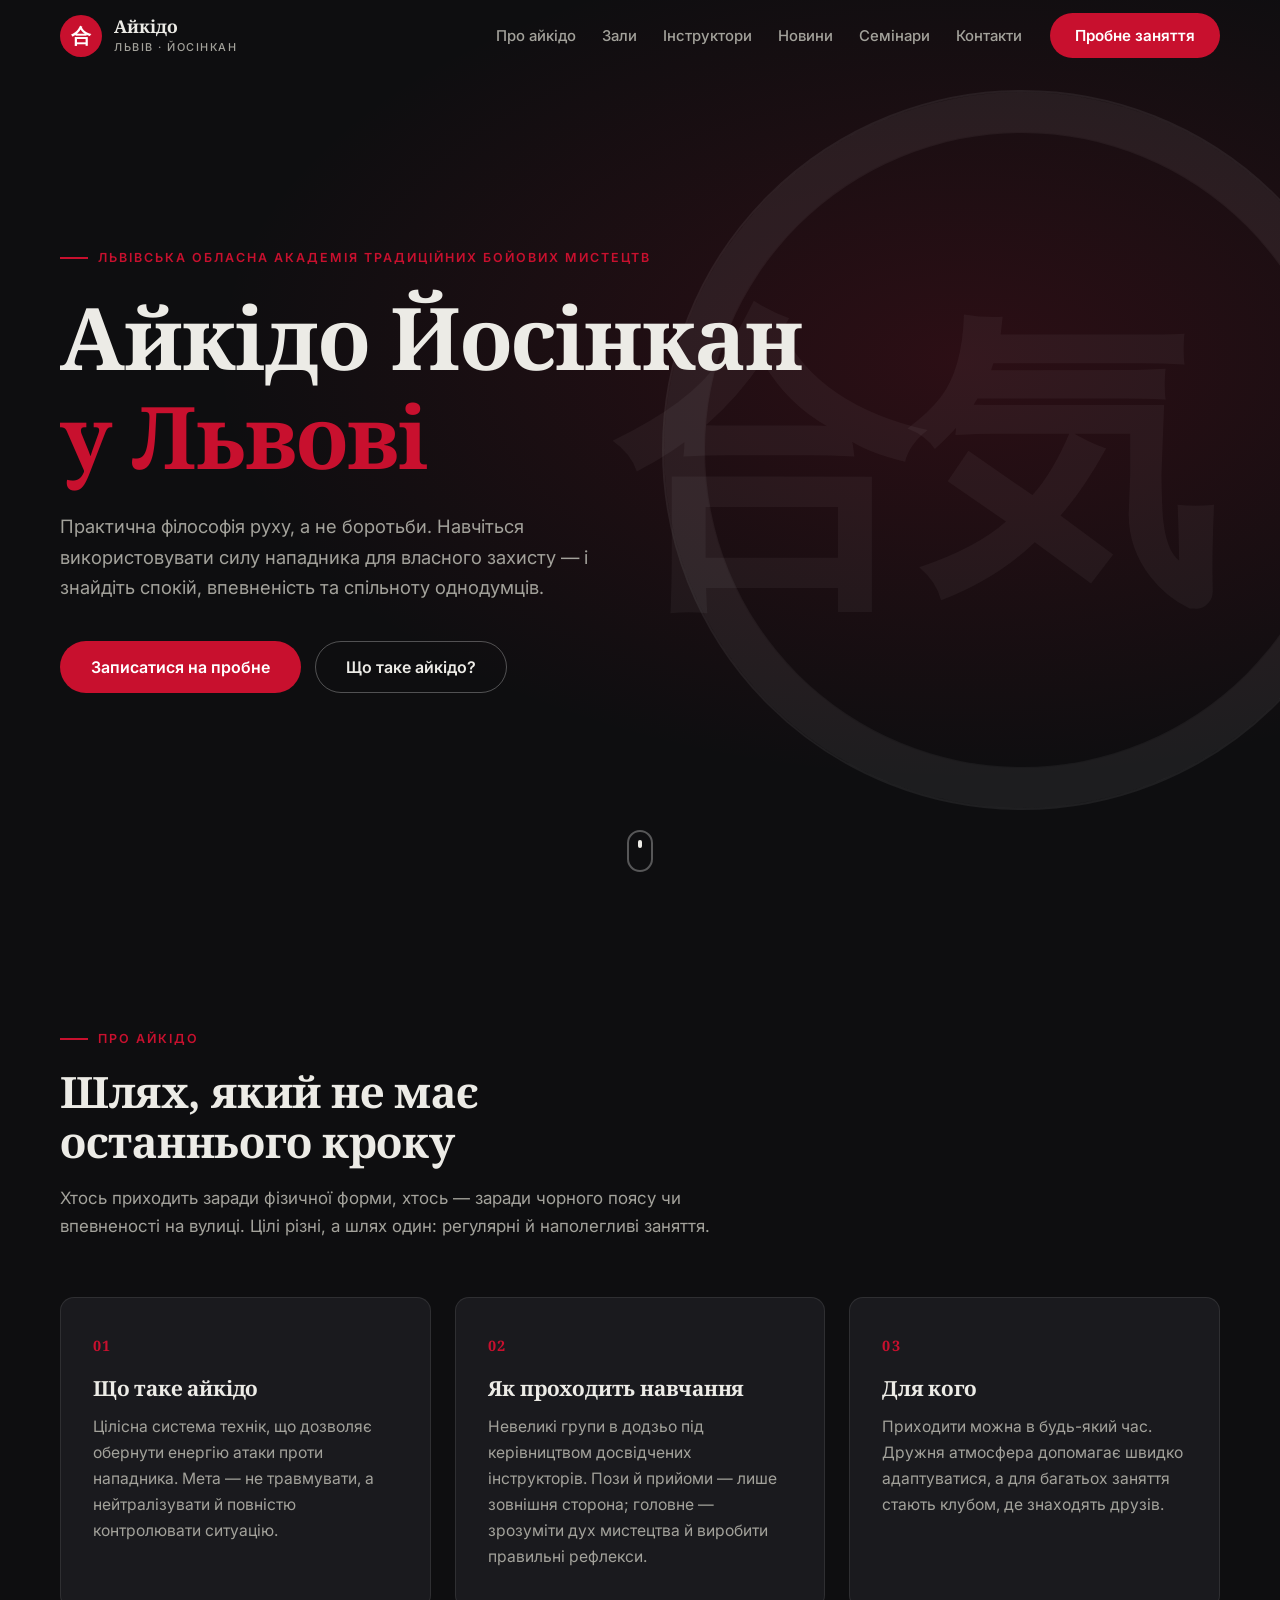
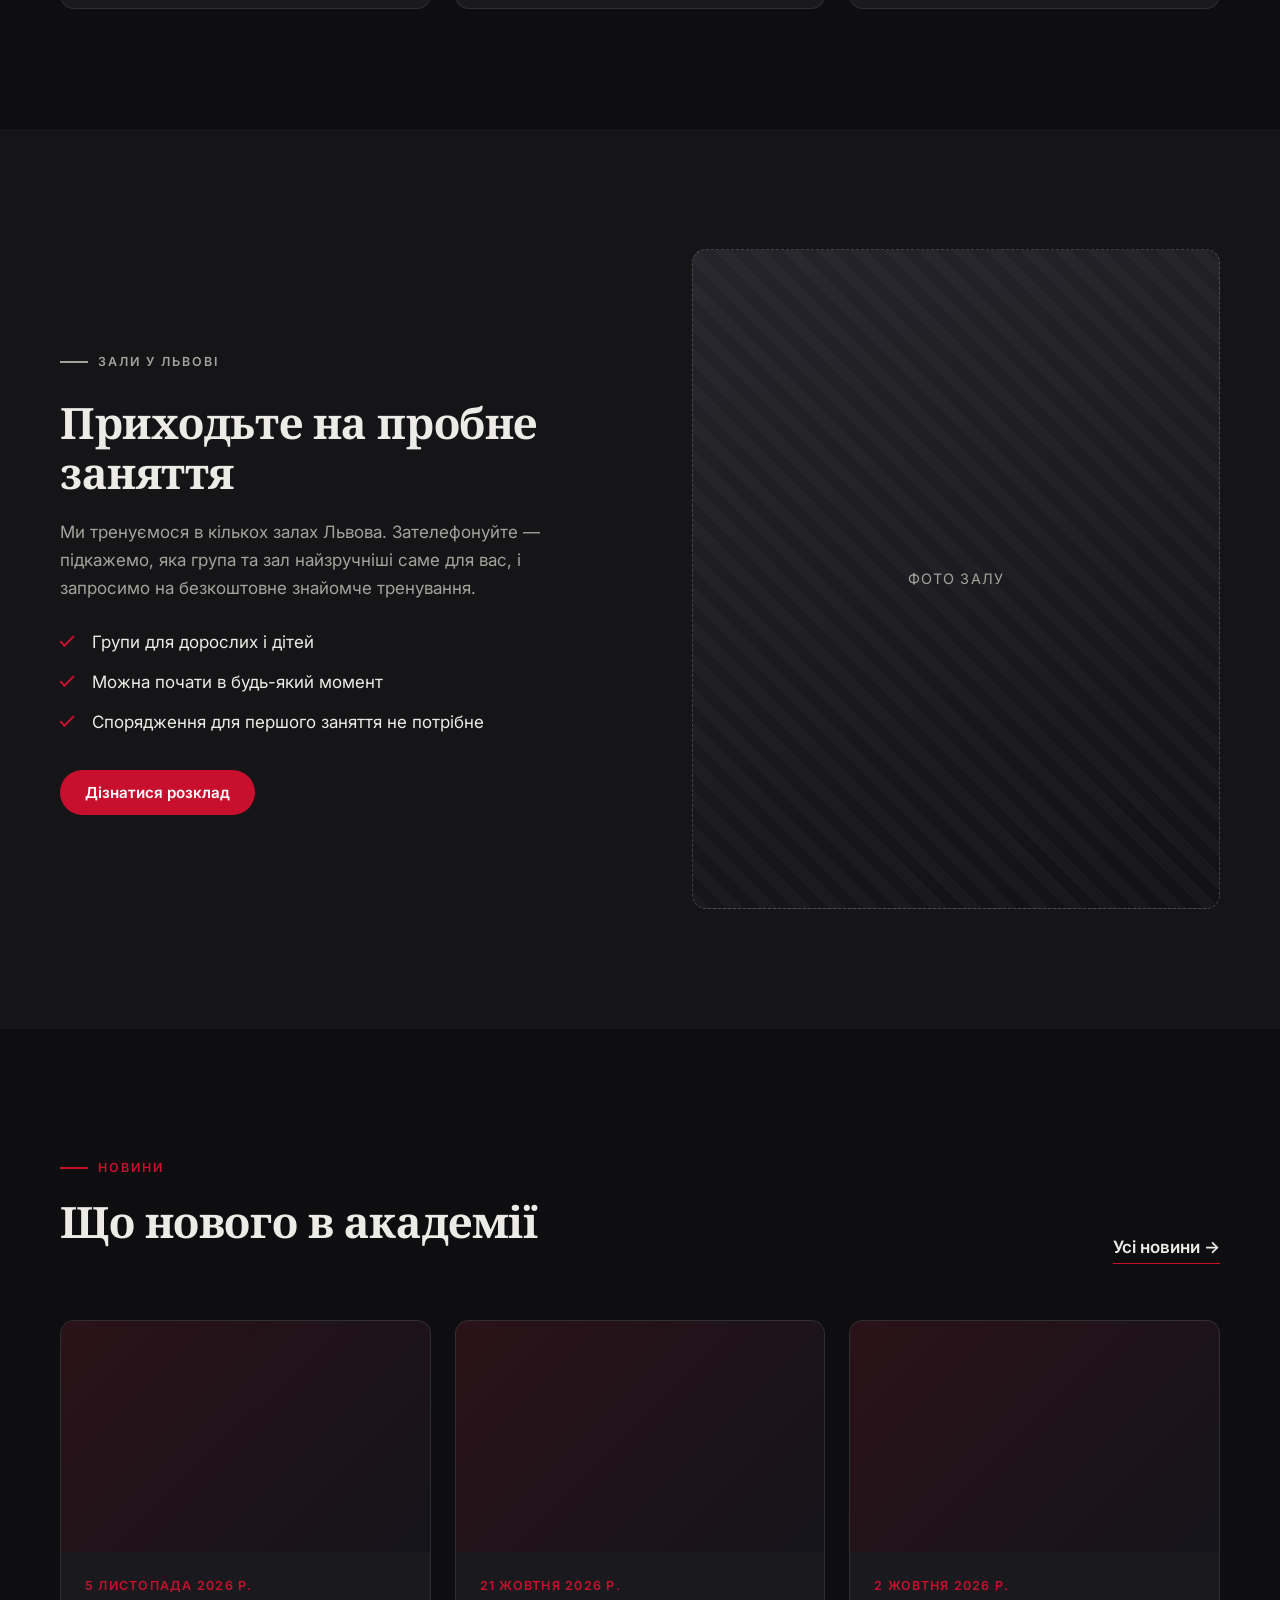
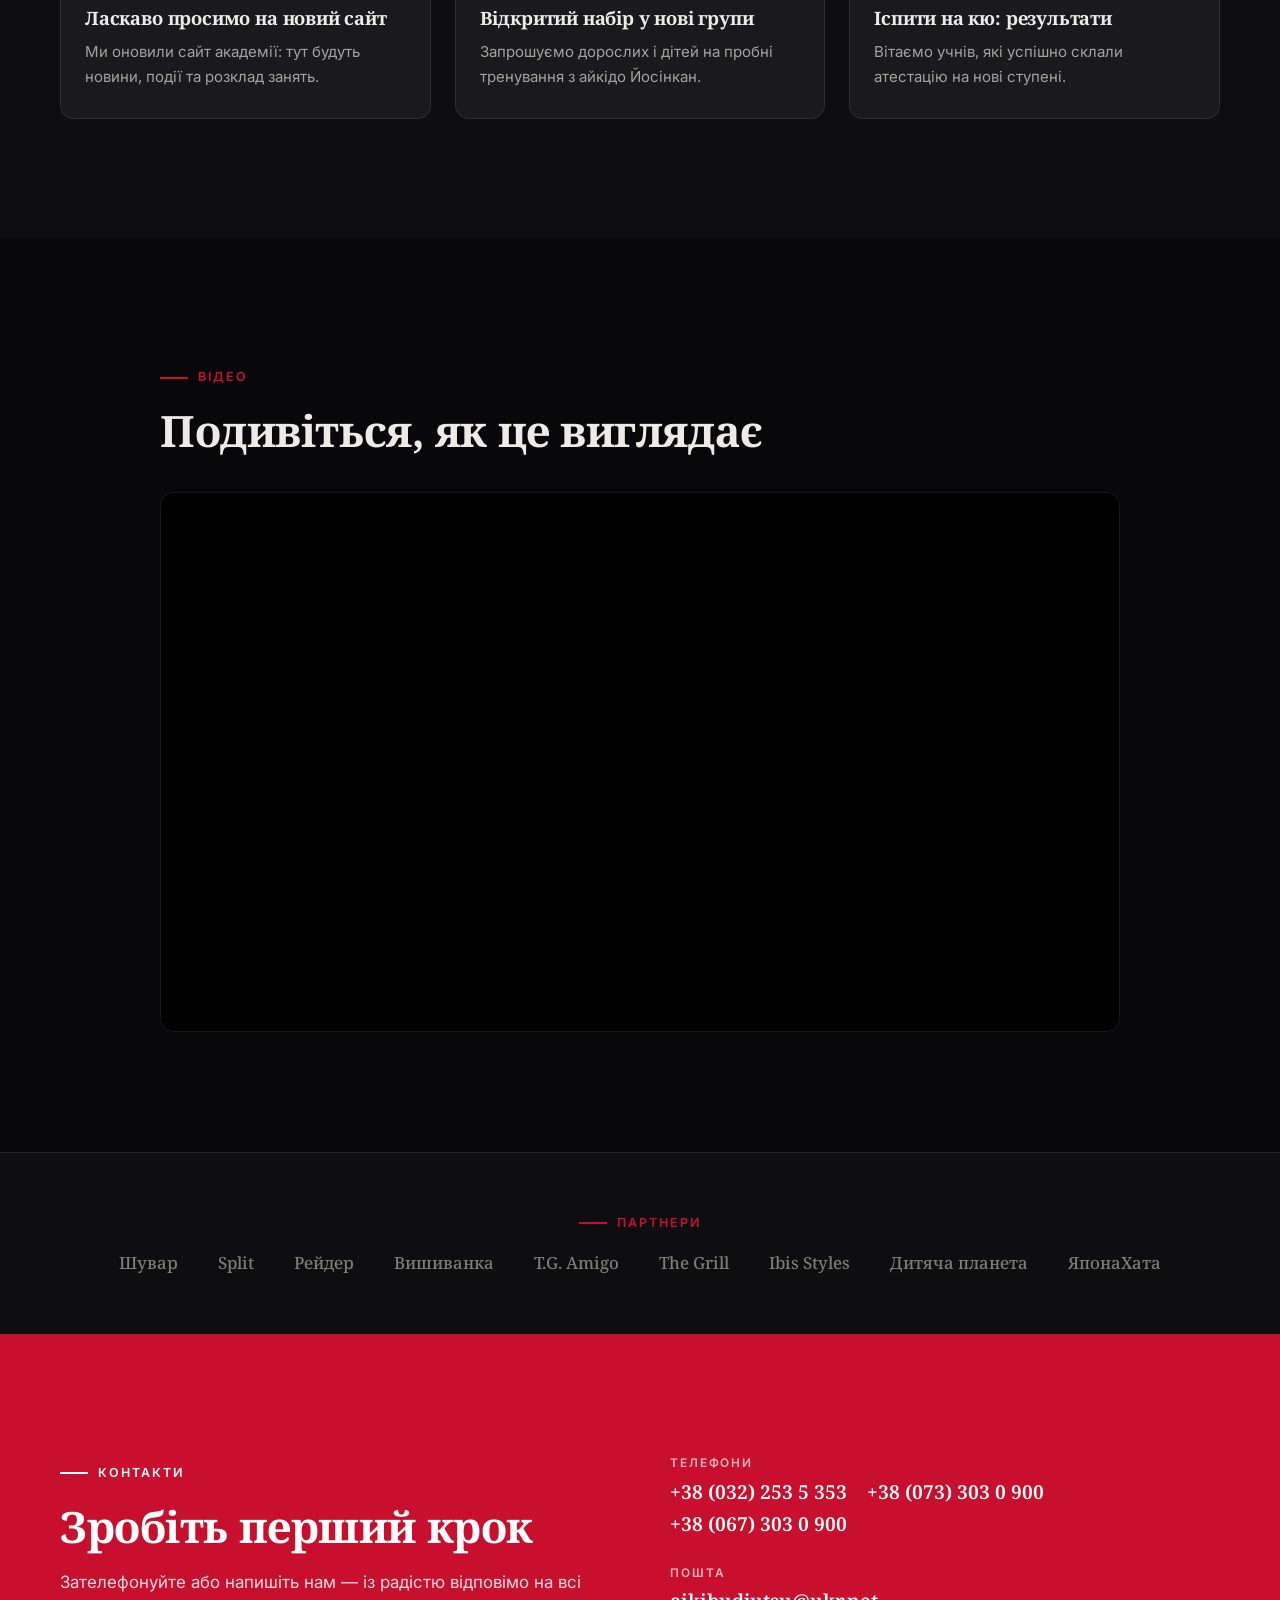
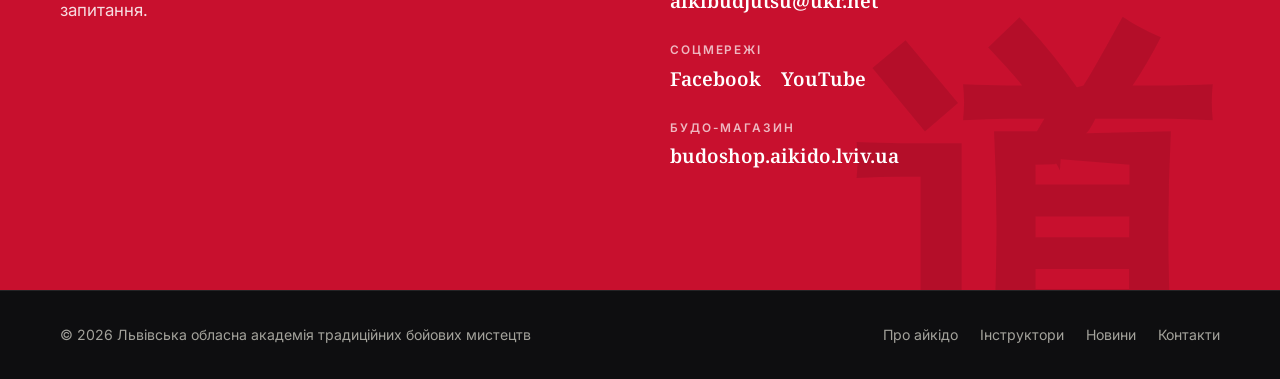
<file: index.html>
<!DOCTYPE html>
<html lang="uk">
<head>
  <meta charset="UTF-8">
  <meta name="viewport" content="width=device-width, initial-scale=1">
  <title>Айкідо Йосінкан у Львові — Академія традиційних бойових мистецтв</title>
  <meta name="description" content="Айкідо Йосінкан у Львові: тренування для дорослих і дітей, міжнародні семінари, досвідчені інструктори. Приходьте на пробне заняття.">
  <meta name="theme-color" content="#0e0e10">

  <link rel="preconnect" href="https://fonts.googleapis.com">
  <link rel="preconnect" href="https://fonts.gstatic.com" crossorigin>
  <link href="https://fonts.googleapis.com/css2?family=Inter:wght@400;500;600&family=Noto+Serif:wght@500;700&display=swap" rel="stylesheet">
  <link rel="stylesheet" href="css/style.css">
</head>
<body>
  <a class="skip-link" href="#main">Перейти до змісту</a>

  <!-- ШАПКА -->
  <header class="header" id="header">
    <div class="container header__inner">
      <a href="index.html" class="logo" aria-label="Айкідо Львів — на головну">
        <span class="logo__mark" aria-hidden="true">合</span>
        <span class="logo__text">Айкідо<small>Львів · Йосінкан</small></span>
      </a>

      <nav class="nav" id="nav" aria-label="Головне меню">
        <ul class="nav__list">
          <li><a href="#about">Про айкідо</a></li>
          <li><a href="halls.html">Зали</a></li>
          <li><a href="instructors.html">Інструктори</a></li>
          <li><a href="news.html">Новини</a></li>
          <li><a href="seminars.html">Семінари</a></li>
          <li><a href="contacts.html">Контакти</a></li>
        </ul>
        <a href="contacts.html" class="btn btn--primary nav__cta">Пробне заняття</a>
      </nav>

      <button class="burger" id="burger" aria-label="Відкрити меню" aria-expanded="false" aria-controls="nav">
        <span></span><span></span><span></span>
      </button>
    </div>
  </header>

  <main id="main">
    <!-- HERO -->
    <section class="hero" id="top">
      <div class="hero__bg" aria-hidden="true">
        <div class="hero__circle"></div>
        <span class="hero__kanji">合気</span>
      </div>
      <div class="container hero__inner">
        <p class="eyebrow">Львівська обласна академія традиційних бойових мистецтв</p>
        <h1 class="hero__title">Айкідо Йосінкан<br><em>у Львові</em></h1>
        <p class="hero__lead">
          Практична філософія руху, а не боротьби. Навчіться використовувати силу нападника
          для власного захисту — і знайдіть спокій, впевненість та спільноту однодумців.
        </p>
        <div class="hero__actions">
          <a href="#contacts" class="btn btn--primary btn--lg">Записатися на пробне</a>
          <a href="#about" class="btn btn--ghost btn--lg">Що таке айкідо?</a>
        </div>
      </div>
      <a href="#about" class="hero__scroll" aria-label="Прокрутити вниз"><span></span></a>
    </section>

    <!-- ПРО АЙКІДО -->
    <section class="section" id="about">
      <div class="container">
        <header class="section__head reveal">
          <p class="eyebrow">Про айкідо</p>
          <h2>Шлях, який не має останнього кроку</h2>
          <p class="section__sub">
            Хтось приходить заради фізичної форми, хтось — заради чорного поясу чи впевненості на вулиці.
            Цілі різні, а шлях один: регулярні й наполегливі заняття.
          </p>
        </header>

        <div class="cards">
          <article class="card reveal">
            <span class="card__num">01</span>
            <h3>Що таке айкідо</h3>
            <p>
              Цілісна система технік, що дозволяє обернути енергію атаки проти нападника.
              Мета — не травмувати, а нейтралізувати й повністю контролювати ситуацію.
            </p>
          </article>
          <article class="card reveal">
            <span class="card__num">02</span>
            <h3>Як проходить навчання</h3>
            <p>
              Невеликі групи в додзьо під керівництвом досвідчених інструкторів.
              Пози й прийоми — лише зовнішня сторона; головне — зрозуміти дух мистецтва
              й виробити правильні рефлекси.
            </p>
          </article>
          <article class="card reveal">
            <span class="card__num">03</span>
            <h3>Для кого</h3>
            <p>
              Приходити можна в будь-який час. Дружня атмосфера допомагає швидко
              адаптуватися, а для багатьох заняття стають клубом, де знаходять друзів.
            </p>
          </article>
        </div>
      </div>
    </section>

    <!-- ЗАЛИ -->
    <section class="section section--alt" id="halls">
      <div class="container split">
        <div class="split__text reveal">
          <p class="eyebrow">Зали у Львові</p>
          <h2>Приходьте на пробне заняття</h2>
          <p>
            Ми тренуємося в кількох залах Львова. Зателефонуйте — підкажемо, яка група та зал
            найзручніші саме для вас, і запросимо на безкоштовне знайомче тренування.
          </p>
          <ul class="checklist">
            <li>Групи для дорослих і дітей</li>
            <li>Можна почати в будь-який момент</li>
            <li>Спорядження для першого заняття не потрібне</li>
          </ul>
          <!-- TODO: підставити реальний перелік залів, адрес і розкладу -->
          <a href="halls.html" class="btn btn--primary">Дізнатися розклад</a>
        </div>
        <div class="split__media reveal" aria-hidden="true">
          <!-- Замініть на реальне фото залу: <img src="img/hall.jpg" alt="Додзьо" loading="lazy"> -->
          <div class="photo-placeholder">
            <span>Фото залу</span>
          </div>
        </div>
      </div>
    </section>

    <!-- НОВИНИ -->
    <section class="section" id="news">
      <div class="container">
        <header class="section__head section__head--row reveal">
          <div>
            <p class="eyebrow">Новини</p>
            <h2>Що нового в академії</h2>
          </div>
          <a href="news.html" class="link-arrow">Усі новини →</a>
        </header>
        <div class="grid grid--news" id="news-list" data-limit="3" aria-live="polite"></div>
      </div>
    </section>

    <!-- ВІДЕО -->
    <section class="section section--dark" id="video">
      <div class="container video">
        <header class="section__head reveal">
          <p class="eyebrow">Відео</p>
          <h2>Подивіться, як це виглядає</h2>
        </header>
        <div class="video__frame reveal">
          <iframe
            src="https://youtu.be/_jmmj0fNS-0?si=Cm6_vCLoKXgEI-3q"
            title="Відео академії айкібудзюцу"
            loading="lazy"
            allow="accelerometer; autoplay; clipboard-write; encrypted-media; gyroscope; picture-in-picture"
            allowfullscreen></iframe>
        </div>
      </div>
    </section>

    <!-- ПАРТНЕРИ -->
    <section class="section section--tight" id="partners">
      <div class="container">
        <p class="eyebrow eyebrow--center">Партнери</p>
        <ul class="partners">
          <li>Шувар</li>
          <li>Split</li>
          <li>Рейдер</li>
          <li>Вишиванка</li>
          <li>T.G. Amigo</li>
          <li>The Grill</li>
          <li>Ibis Styles</li>
          <li>Дитяча планета</li>
          <li>ЯпонаХата</li>
        </ul>
      </div>
    </section>

    <!-- КОНТАКТИ / CTA -->
    <section class="section cta" id="contacts">
      <div class="container cta__inner">
        <div class="reveal">
          <p class="eyebrow">Контакти</p>
          <h2>Зробіть перший крок</h2>
          <p class="section__sub">Зателефонуйте або напишіть нам — із радістю відповімо на всі запитання.</p>
        </div>
        <ul class="contact-list reveal">
          <li>
            <span class="contact-list__label">Телефони</span>
            <a href="tel:+380322535353">+38 (032) 253 5 353</a>
            <a href="tel:+380733030900">+38 (073) 303 0 900</a>
            <a href="tel:+380673030900">+38 (067) 303 0 900</a>
          </li>
          <li>
            <span class="contact-list__label">Пошта</span>
            <a href="mailto:aikibudjutsu@ukr.net">aikibudjutsu@ukr.net</a>
          </li>
          <li>
            <span class="contact-list__label">Соцмережі</span>
            <a href="http://www.facebook.com/pages/Akademy-Aikibujutsu-Lvov-federation-of-Yoshinkan-Aikido/354203761275523" target="_blank" rel="noopener">Facebook</a>
            <a href="https://www.youtube.com/user/AcademyAikibujutsu" target="_blank" rel="noopener">YouTube</a>
          </li>
          <li>
            <span class="contact-list__label">Будо-магазин</span>
            <a href="https://budoshop.aikido.lviv.ua" target="_blank" rel="noopener">budoshop.aikido.lviv.ua</a>
          </li>
        </ul>
      </div>
    </section>
  </main>

  <!-- ПІДВАЛ -->
  <footer class="footer">
    <div class="container footer__inner">
      <p>© <span id="year">2026</span> Львівська обласна академія традиційних бойових мистецтв</p>
      <ul class="footer__links">
        <li><a href="#about">Про айкідо</a></li>
        <li><a href="instructors.html">Інструктори</a></li>
        <li><a href="news.html">Новини</a></li>
        <li><a href="contacts.html">Контакти</a></li>
      </ul>
    </div>
  </footer>

  <script src="js/data.js"></script>
  <script src="js/main.js"></script>
</body>
</html>
</file>
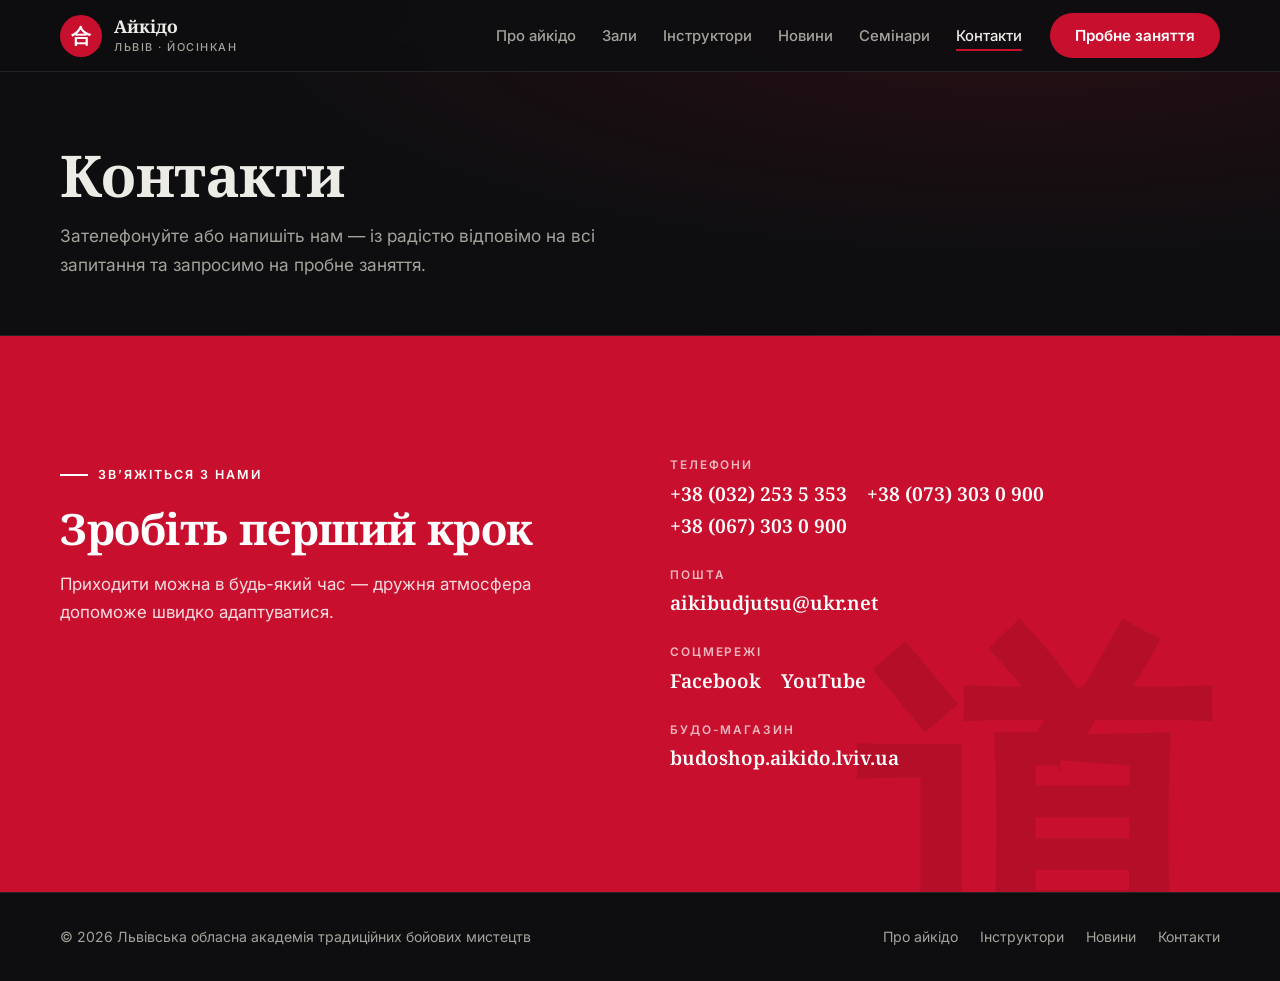
<file: contacts.html>
<!DOCTYPE html>
<html lang="uk">
<head>
  <meta charset="UTF-8">
  <meta name="viewport" content="width=device-width, initial-scale=1">
  <title>Контакти — Айкідо Львів</title>
  <meta name="description" content="Контакти Львівської академії традиційних бойових мистецтв: телефони, пошта, соцмережі.">
  <meta name="theme-color" content="#0e0e10">
  <link rel="preconnect" href="https://fonts.googleapis.com">
  <link rel="preconnect" href="https://fonts.gstatic.com" crossorigin>
  <link href="https://fonts.googleapis.com/css2?family=Inter:wght@400;500;600&family=Noto+Serif:wght@500;700&display=swap" rel="stylesheet">
  <link rel="stylesheet" href="css/style.css">
</head>
<body>
  <a class="skip-link" href="#main">Перейти до змісту</a>
  <header class="header header--solid" id="header">
    <div class="container header__inner">
      <a href="index.html" class="logo" aria-label="Айкідо Львів — на головну">
        <span class="logo__mark" aria-hidden="true">合</span>
        <span class="logo__text">Айкідо<small>Львів · Йосінкан</small></span>
      </a>
      <nav class="nav" id="nav" aria-label="Головне меню">
        <ul class="nav__list">
          <li><a href="index.html#about">Про айкідо</a></li>
          <li><a href="halls.html">Зали</a></li>
          <li><a href="instructors.html">Інструктори</a></li>
          <li><a href="news.html">Новини</a></li>
          <li><a href="seminars.html">Семінари</a></li>
          <li><a href="contacts.html" aria-current="page">Контакти</a></li>
        </ul>
        <a href="contacts.html" class="btn btn--primary nav__cta">Пробне заняття</a>
      </nav>
      <button class="burger" id="burger" aria-label="Відкрити меню" aria-expanded="false" aria-controls="nav">
        <span></span><span></span><span></span>
      </button>
    </div>
  </header>

  <main id="main">
    <section class="page-hero">
      <div class="container">
        <h1>Контакти</h1>
        <p>Зателефонуйте або напишіть нам — із радістю відповімо на всі запитання та запросимо на пробне заняття.</p>
      </div>
    </section>
    <section class="section cta" id="contacts">
      <div class="container cta__inner">
        <div>
          <p class="eyebrow">Зв’яжіться з нами</p>
          <h2>Зробіть перший крок</h2>
          <p class="section__sub">Приходити можна в будь-який час — дружня атмосфера допоможе швидко адаптуватися.</p>
        </div>
        <ul class="contact-list">
          <li>
            <span class="contact-list__label">Телефони</span>
            <a href="tel:+380322535353">+38 (032) 253 5 353</a>
            <a href="tel:+380733030900">+38 (073) 303 0 900</a>
            <a href="tel:+380673030900">+38 (067) 303 0 900</a>
          </li>
          <li>
            <span class="contact-list__label">Пошта</span>
            <a href="mailto:aikibudjutsu@ukr.net">aikibudjutsu@ukr.net</a>
          </li>
          <li>
            <span class="contact-list__label">Соцмережі</span>
            <a href="http://www.facebook.com/pages/Akademy-Aikibujutsu-Lvov-federation-of-Yoshinkan-Aikido/354203761275523" target="_blank" rel="noopener">Facebook</a>
            <a href="https://www.youtube.com/user/AcademyAikibujutsu" target="_blank" rel="noopener">YouTube</a>
          </li>
          <li>
            <span class="contact-list__label">Будо-магазин</span>
            <a href="https://budoshop.aikido.lviv.ua" target="_blank" rel="noopener">budoshop.aikido.lviv.ua</a>
          </li>
        </ul>
      </div>
    </section>
  </main>

  <footer class="footer">
    <div class="container footer__inner">
      <p>© <span id="year">2026</span> Львівська обласна академія традиційних бойових мистецтв</p>
      <ul class="footer__links">
        <li><a href="index.html#about">Про айкідо</a></li>
        <li><a href="instructors.html">Інструктори</a></li>
        <li><a href="news.html">Новини</a></li>
        <li><a href="contacts.html">Контакти</a></li>
      </ul>
    </div>
  </footer>
  <script src="js/data.js"></script>
  <script src="js/main.js"></script>
</body>
</html>
</file>
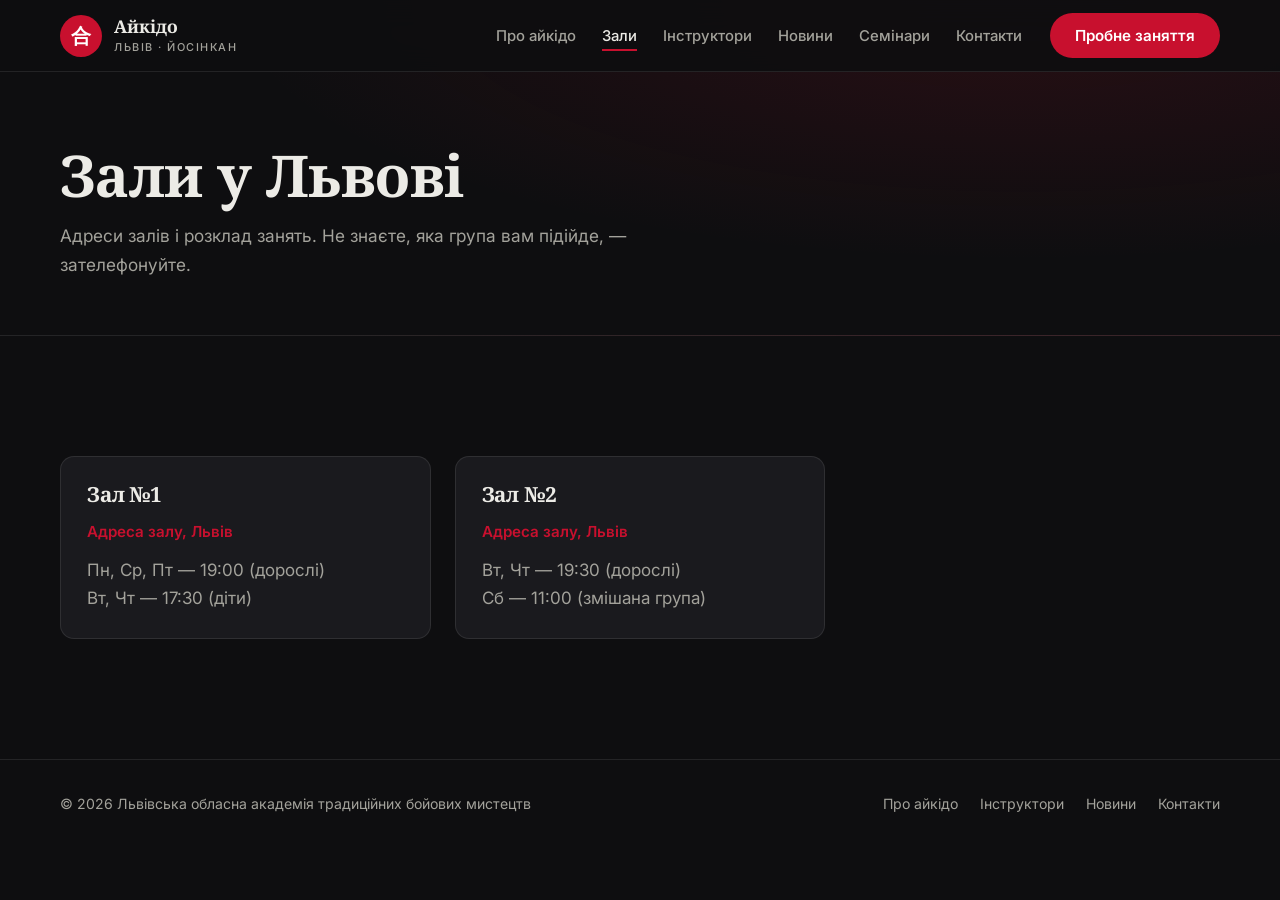
<file: halls.html>
<!DOCTYPE html>
<html lang="uk">
<head>
  <meta charset="UTF-8">
  <meta name="viewport" content="width=device-width, initial-scale=1">
  <title>Зали — Айкідо Львів</title>
  <meta name="description" content="Зали та розклад тренувань з айкідо Йосінкан у Львові.">
  <meta name="theme-color" content="#0e0e10">
  <link rel="preconnect" href="https://fonts.googleapis.com">
  <link rel="preconnect" href="https://fonts.gstatic.com" crossorigin>
  <link href="https://fonts.googleapis.com/css2?family=Inter:wght@400;500;600&family=Noto+Serif:wght@500;700&display=swap" rel="stylesheet">
  <link rel="stylesheet" href="css/style.css">
</head>
<body>
  <a class="skip-link" href="#main">Перейти до змісту</a>
  <header class="header header--solid" id="header">
    <div class="container header__inner">
      <a href="index.html" class="logo" aria-label="Айкідо Львів — на головну">
        <span class="logo__mark" aria-hidden="true">合</span>
        <span class="logo__text">Айкідо<small>Львів · Йосінкан</small></span>
      </a>
      <nav class="nav" id="nav" aria-label="Головне меню">
        <ul class="nav__list">
          <li><a href="index.html#about">Про айкідо</a></li>
          <li><a href="halls.html" aria-current="page">Зали</a></li>
          <li><a href="instructors.html">Інструктори</a></li>
          <li><a href="news.html">Новини</a></li>
          <li><a href="seminars.html">Семінари</a></li>
          <li><a href="contacts.html">Контакти</a></li>
        </ul>
        <a href="contacts.html" class="btn btn--primary nav__cta">Пробне заняття</a>
      </nav>
      <button class="burger" id="burger" aria-label="Відкрити меню" aria-expanded="false" aria-controls="nav">
        <span></span><span></span><span></span>
      </button>
    </div>
  </header>

  <main id="main">
    <section class="page-hero">
      <div class="container">
        <h1>Зали у Львові</h1>
        <p>Адреси залів і розклад занять. Не знаєте, яка група вам підійде, — зателефонуйте.</p>
      </div>
    </section>
    <section class="section">
      <div class="container">
        <div class="halls" id="halls-list" aria-live="polite"></div>
      </div>
    </section>
  </main>

  <footer class="footer">
    <div class="container footer__inner">
      <p>© <span id="year">2026</span> Львівська обласна академія традиційних бойових мистецтв</p>
      <ul class="footer__links">
        <li><a href="index.html#about">Про айкідо</a></li>
        <li><a href="instructors.html">Інструктори</a></li>
        <li><a href="news.html">Новини</a></li>
        <li><a href="contacts.html">Контакти</a></li>
      </ul>
    </div>
  </footer>
  <script src="js/data.js"></script>
  <script src="js/main.js"></script>
</body>
</html>
</file>
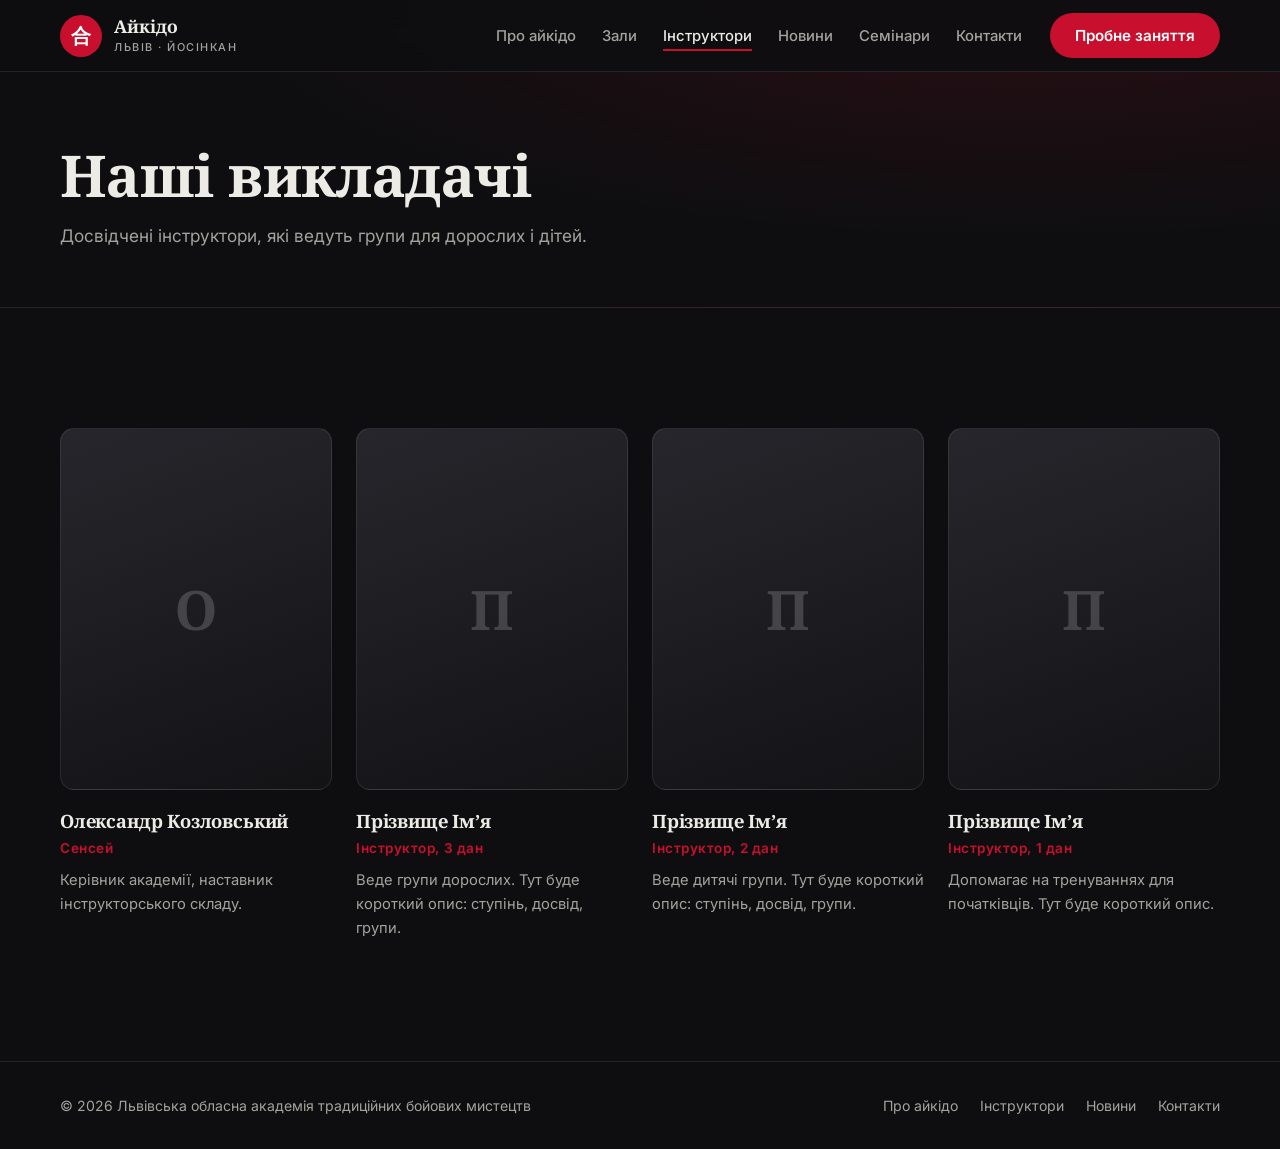
<file: instructors.html>
<!DOCTYPE html>
<html lang="uk">
<head>
  <meta charset="UTF-8">
  <meta name="viewport" content="width=device-width, initial-scale=1">
  <title>Інструктори — Айкідо Львів</title>
  <meta name="description" content="Інструктори Львівської академії традиційних бойових мистецтв — айкідо Йосінкан.">
  <meta name="theme-color" content="#0e0e10">
  <link rel="preconnect" href="https://fonts.googleapis.com">
  <link rel="preconnect" href="https://fonts.gstatic.com" crossorigin>
  <link href="https://fonts.googleapis.com/css2?family=Inter:wght@400;500;600&family=Noto+Serif:wght@500;700&display=swap" rel="stylesheet">
  <link rel="stylesheet" href="css/style.css">
</head>
<body>
  <a class="skip-link" href="#main">Перейти до змісту</a>
  <header class="header header--solid" id="header">
    <div class="container header__inner">
      <a href="index.html" class="logo" aria-label="Айкідо Львів — на головну">
        <span class="logo__mark" aria-hidden="true">合</span>
        <span class="logo__text">Айкідо<small>Львів · Йосінкан</small></span>
      </a>
      <nav class="nav" id="nav" aria-label="Головне меню">
        <ul class="nav__list">
          <li><a href="index.html#about">Про айкідо</a></li>
          <li><a href="halls.html">Зали</a></li>
          <li><a href="instructors.html" aria-current="page">Інструктори</a></li>
          <li><a href="news.html">Новини</a></li>
          <li><a href="seminars.html">Семінари</a></li>
          <li><a href="contacts.html">Контакти</a></li>
        </ul>
        <a href="contacts.html" class="btn btn--primary nav__cta">Пробне заняття</a>
      </nav>
      <button class="burger" id="burger" aria-label="Відкрити меню" aria-expanded="false" aria-controls="nav">
        <span></span><span></span><span></span>
      </button>
    </div>
  </header>

  <main id="main">
    <section class="page-hero">
      <div class="container">
        <h1>Наші викладачі</h1>
        <p>Досвідчені інструктори, які ведуть групи для дорослих і дітей.</p>
      </div>
    </section>
    <section class="section">
      <div class="container">
        <div class="grid grid--instructors" id="instructors-list" aria-live="polite"></div>
      </div>
    </section>
  </main>

  <footer class="footer">
    <div class="container footer__inner">
      <p>© <span id="year">2026</span> Львівська обласна академія традиційних бойових мистецтв</p>
      <ul class="footer__links">
        <li><a href="index.html#about">Про айкідо</a></li>
        <li><a href="instructors.html">Інструктори</a></li>
        <li><a href="news.html">Новини</a></li>
        <li><a href="contacts.html">Контакти</a></li>
      </ul>
    </div>
  </footer>
  <script src="js/data.js"></script>
  <script src="js/main.js"></script>
</body>
</html>
</file>
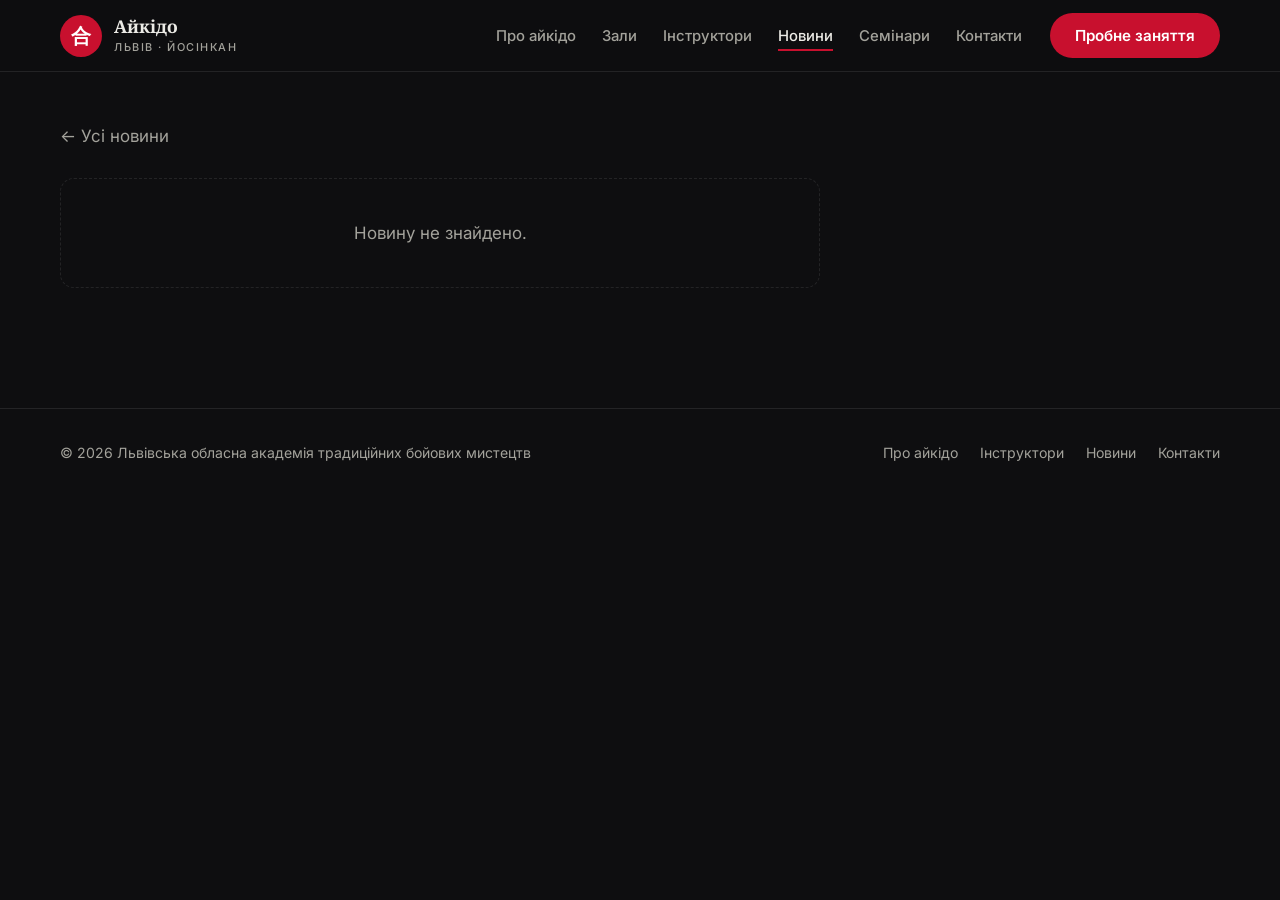
<file: news-post.html>
<!DOCTYPE html>
<html lang="uk">
<head>
  <meta charset="UTF-8">
  <meta name="viewport" content="width=device-width, initial-scale=1">
  <title>Новина — Айкідо Львів</title>
  <meta name="description" content="Новина академії айкідо Йосінкан у Львові.">
  <meta name="theme-color" content="#0e0e10">
  <link rel="preconnect" href="https://fonts.googleapis.com">
  <link rel="preconnect" href="https://fonts.gstatic.com" crossorigin>
  <link href="https://fonts.googleapis.com/css2?family=Inter:wght@400;500;600&family=Noto+Serif:wght@500;700&display=swap" rel="stylesheet">
  <link rel="stylesheet" href="css/style.css">
</head>
<body>
  <a class="skip-link" href="#main">Перейти до змісту</a>
  <header class="header header--solid" id="header">
    <div class="container header__inner">
      <a href="index.html" class="logo" aria-label="Айкідо Львів — на головну">
        <span class="logo__mark" aria-hidden="true">合</span>
        <span class="logo__text">Айкідо<small>Львів · Йосінкан</small></span>
      </a>
      <nav class="nav" id="nav" aria-label="Головне меню">
        <ul class="nav__list">
          <li><a href="index.html#about">Про айкідо</a></li>
          <li><a href="halls.html">Зали</a></li>
          <li><a href="instructors.html">Інструктори</a></li>
          <li><a href="news.html" aria-current="page">Новини</a></li>
          <li><a href="seminars.html">Семінари</a></li>
          <li><a href="contacts.html">Контакти</a></li>
        </ul>
        <a href="contacts.html" class="btn btn--primary nav__cta">Пробне заняття</a>
      </nav>
      <button class="burger" id="burger" aria-label="Відкрити меню" aria-expanded="false" aria-controls="nav">
        <span></span><span></span><span></span>
      </button>
    </div>
  </header>

  <main id="main">
    <section class="section section--article">
      <div class="container">
        <a class="back-link" href="news.html">← Усі новини</a>
        <article class="article" id="article" aria-live="polite"></article>
      </div>
    </section>
  </main>

  <footer class="footer">
    <div class="container footer__inner">
      <p>© <span id="year">2026</span> Львівська обласна академія традиційних бойових мистецтв</p>
      <ul class="footer__links">
        <li><a href="index.html#about">Про айкідо</a></li>
        <li><a href="instructors.html">Інструктори</a></li>
        <li><a href="news.html">Новини</a></li>
        <li><a href="contacts.html">Контакти</a></li>
      </ul>
    </div>
  </footer>
  <script src="js/data.js"></script>
  <script src="js/main.js"></script>
</body>
</html>
</file>
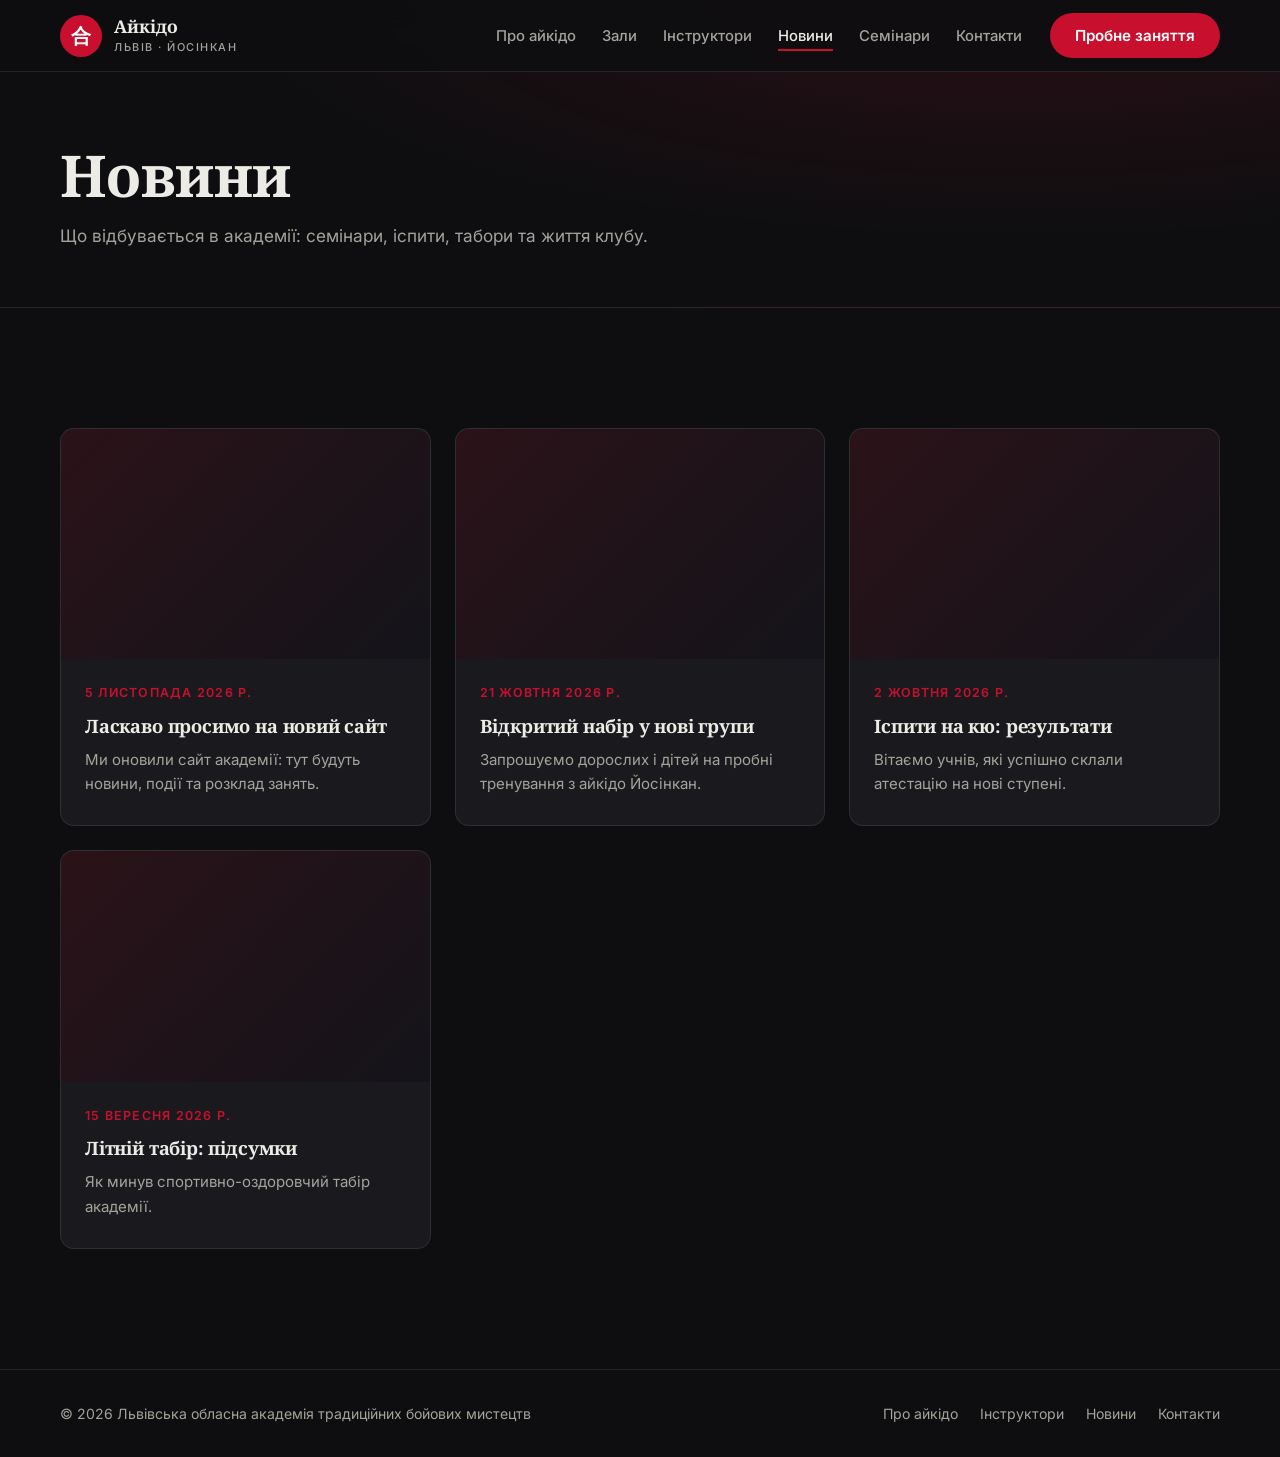
<file: news.html>
<!DOCTYPE html>
<html lang="uk">
<head>
  <meta charset="UTF-8">
  <meta name="viewport" content="width=device-width, initial-scale=1">
  <title>Новини — Айкідо Львів</title>
  <meta name="description" content="Новини академії традиційних бойових мистецтв та айкідо Йосінкан у Львові.">
  <meta name="theme-color" content="#0e0e10">
  <link rel="preconnect" href="https://fonts.googleapis.com">
  <link rel="preconnect" href="https://fonts.gstatic.com" crossorigin>
  <link href="https://fonts.googleapis.com/css2?family=Inter:wght@400;500;600&family=Noto+Serif:wght@500;700&display=swap" rel="stylesheet">
  <link rel="stylesheet" href="css/style.css">
</head>
<body>
  <a class="skip-link" href="#main">Перейти до змісту</a>
  <header class="header header--solid" id="header">
    <div class="container header__inner">
      <a href="index.html" class="logo" aria-label="Айкідо Львів — на головну">
        <span class="logo__mark" aria-hidden="true">合</span>
        <span class="logo__text">Айкідо<small>Львів · Йосінкан</small></span>
      </a>
      <nav class="nav" id="nav" aria-label="Головне меню">
        <ul class="nav__list">
          <li><a href="index.html#about">Про айкідо</a></li>
          <li><a href="halls.html">Зали</a></li>
          <li><a href="instructors.html">Інструктори</a></li>
          <li><a href="news.html" aria-current="page">Новини</a></li>
          <li><a href="seminars.html">Семінари</a></li>
          <li><a href="contacts.html">Контакти</a></li>
        </ul>
        <a href="contacts.html" class="btn btn--primary nav__cta">Пробне заняття</a>
      </nav>
      <button class="burger" id="burger" aria-label="Відкрити меню" aria-expanded="false" aria-controls="nav">
        <span></span><span></span><span></span>
      </button>
    </div>
  </header>

  <main id="main">
    <section class="page-hero">
      <div class="container">
        <h1>Новини</h1>
        <p>Що відбувається в академії: семінари, іспити, табори та життя клубу.</p>
      </div>
    </section>
    <section class="section">
      <div class="container">
        <div class="grid grid--news" id="news-list" aria-live="polite"></div>
      </div>
    </section>
  </main>

  <footer class="footer">
    <div class="container footer__inner">
      <p>© <span id="year">2026</span> Львівська обласна академія традиційних бойових мистецтв</p>
      <ul class="footer__links">
        <li><a href="index.html#about">Про айкідо</a></li>
        <li><a href="instructors.html">Інструктори</a></li>
        <li><a href="news.html">Новини</a></li>
        <li><a href="contacts.html">Контакти</a></li>
      </ul>
    </div>
  </footer>
  <script src="js/data.js"></script>
  <script src="js/main.js"></script>
</body>
</html>
</file>
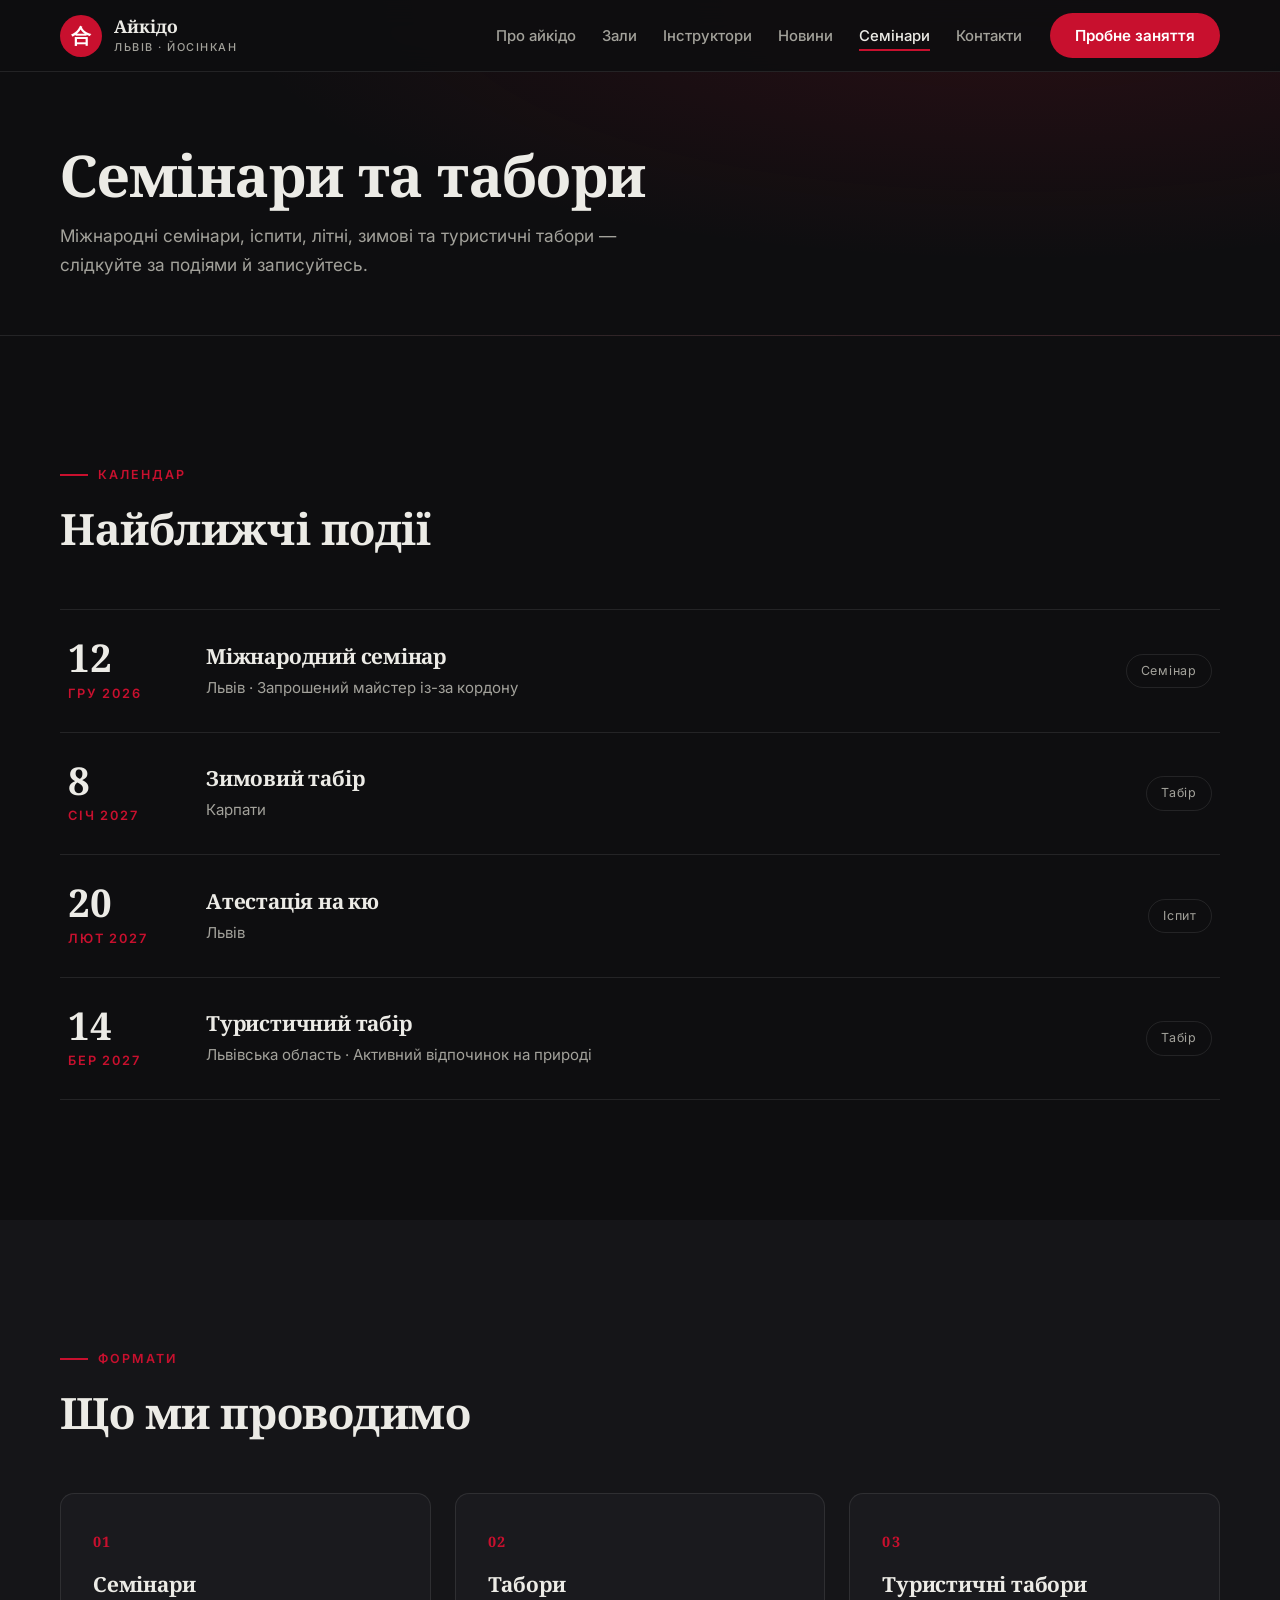
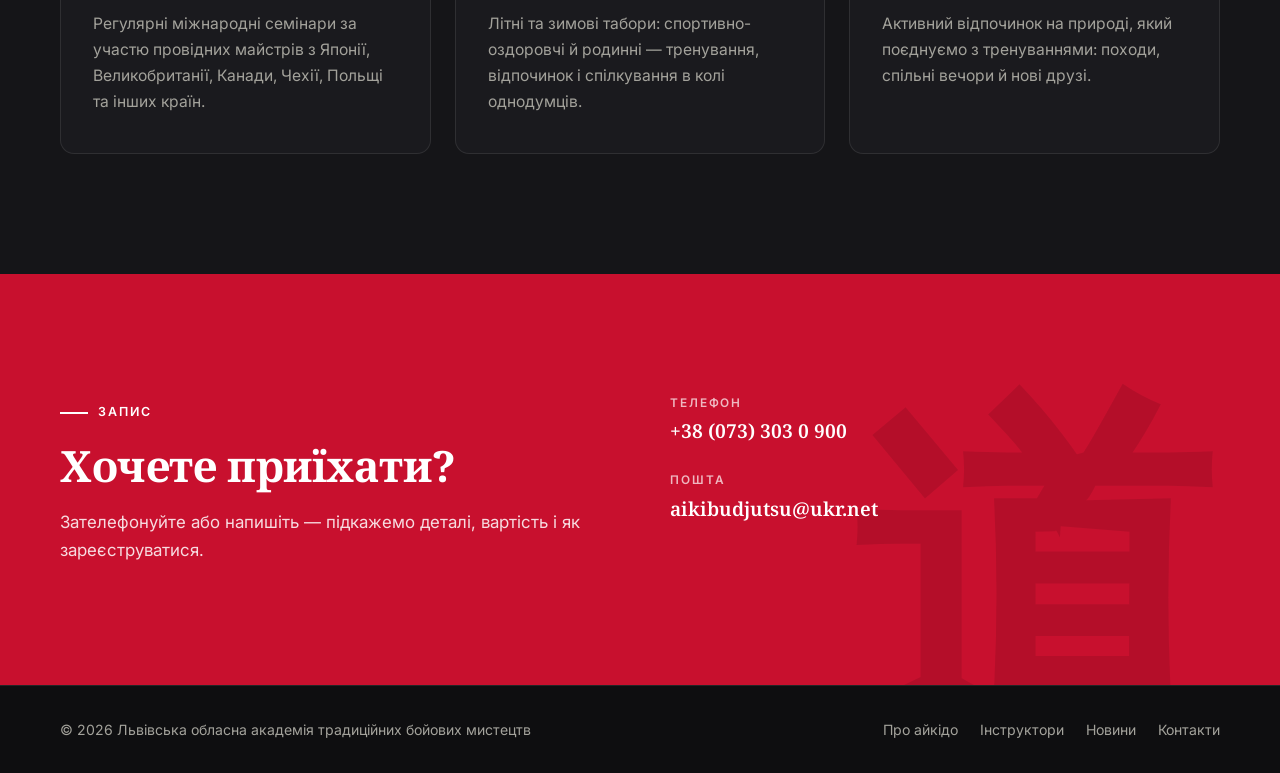
<file: seminars.html>
<!DOCTYPE html>
<html lang="uk">
<head>
  <meta charset="UTF-8">
  <meta name="viewport" content="width=device-width, initial-scale=1">
  <title>Семінари та табори — Айкідо Львів</title>
  <meta name="description" content="Семінари та табори (зокрема туристичні) академії айкідо Йосінкан у Львові: найближчі події та формати.">
  <meta name="theme-color" content="#0e0e10">
  <link rel="preconnect" href="https://fonts.googleapis.com">
  <link rel="preconnect" href="https://fonts.gstatic.com" crossorigin>
  <link href="https://fonts.googleapis.com/css2?family=Inter:wght@400;500;600&family=Noto+Serif:wght@500;700&display=swap" rel="stylesheet">
  <link rel="stylesheet" href="css/style.css">
</head>
<body>
  <a class="skip-link" href="#main">Перейти до змісту</a>
  <header class="header header--solid" id="header">
    <div class="container header__inner">
      <a href="index.html" class="logo" aria-label="Айкідо Львів — на головну">
        <span class="logo__mark" aria-hidden="true">合</span>
        <span class="logo__text">Айкідо<small>Львів · Йосінкан</small></span>
      </a>
      <nav class="nav" id="nav" aria-label="Головне меню">
        <ul class="nav__list">
          <li><a href="index.html#about">Про айкідо</a></li>
          <li><a href="halls.html">Зали</a></li>
          <li><a href="instructors.html">Інструктори</a></li>
          <li><a href="news.html">Новини</a></li>
          <li><a href="seminars.html" aria-current="page">Семінари</a></li>
          <li><a href="contacts.html">Контакти</a></li>
        </ul>
        <a href="contacts.html" class="btn btn--primary nav__cta">Пробне заняття</a>
      </nav>
      <button class="burger" id="burger" aria-label="Відкрити меню" aria-expanded="false" aria-controls="nav">
        <span></span><span></span><span></span>
      </button>
    </div>
  </header>

  <main id="main">
    <section class="page-hero">
      <div class="container">
        <h1>Семінари та табори</h1>
        <p>Міжнародні семінари, іспити, літні, зимові та туристичні табори — слідкуйте за подіями й записуйтесь.</p>
      </div>
    </section>

    <section class="section">
      <div class="container">
        <header class="section__head">
          <p class="eyebrow">Календар</p>
          <h2>Найближчі події</h2>
        </header>
        <ul class="events" id="events-list" aria-live="polite"></ul>
      </div>
    </section>

    <section class="section section--alt">
      <div class="container">
        <header class="section__head reveal">
          <p class="eyebrow">Формати</p>
          <h2>Що ми проводимо</h2>
        </header>
        <div class="cards">
          <article class="card reveal">
            <span class="card__num">01</span>
            <h3>Семінари</h3>
            <p>Регулярні міжнародні семінари за участю провідних майстрів з Японії, Великобританії, Канади, Чехії, Польщі та інших країн.</p>
          </article>
          <article class="card reveal">
            <span class="card__num">02</span>
            <h3>Табори</h3>
            <p>Літні та зимові табори: спортивно-оздоровчі й родинні — тренування, відпочинок і спілкування в колі однодумців.</p>
          </article>
          <article class="card reveal">
            <span class="card__num">03</span>
            <h3>Туристичні табори</h3>
            <p>Активний відпочинок на природі, який поєднуємо з тренуваннями: походи, спільні вечори й нові друзі.</p>
          </article>
        </div>
      </div>
    </section>

    <section class="section cta">
      <div class="container cta__inner">
        <div>
          <p class="eyebrow">Запис</p>
          <h2>Хочете приїхати?</h2>
          <p class="section__sub">Зателефонуйте або напишіть — підкажемо деталі, вартість і як зареєструватися.</p>
        </div>
        <ul class="contact-list">
          <li>
            <span class="contact-list__label">Телефон</span>
            <a href="tel:+380733030900">+38 (073) 303 0 900</a>
          </li>
          <li>
            <span class="contact-list__label">Пошта</span>
            <a href="mailto:aikibudjutsu@ukr.net">aikibudjutsu@ukr.net</a>
          </li>
        </ul>
      </div>
    </section>
  </main>

  <footer class="footer">
    <div class="container footer__inner">
      <p>© <span id="year">2026</span> Львівська обласна академія традиційних бойових мистецтв</p>
      <ul class="footer__links">
        <li><a href="index.html#about">Про айкідо</a></li>
        <li><a href="instructors.html">Інструктори</a></li>
        <li><a href="news.html">Новини</a></li>
        <li><a href="contacts.html">Контакти</a></li>
      </ul>
    </div>
  </footer>
  <script src="js/data.js"></script>
  <script src="js/main.js"></script>
</body>
</html>
</file>
<file: css/style.css>
/* =========================================================
   Айкідо Львів — головні стилі
   Палітра: темна «чорнильна» основа + червоний акцент (хіномару)
   ========================================================= */

:root {
  --bg: #0e0e10;
  --bg-alt: #151518;
  --bg-card: #1a1a1e;
  --line: rgba(255, 255, 255, 0.09);
  --text: #ecebe6;
  --muted: #a3a29b;
  --accent: #c8102e;
  --accent-hover: #e0142f;
  --paper: #f4f1ea;

  --font-body: "Inter", system-ui, -apple-system, "Segoe UI", sans-serif;
  --font-head: "Noto Serif", Georgia, serif;

  --radius: 14px;
  --container: 1160px;
  --header-h: 72px;
  --ease: cubic-bezier(0.2, 0.7, 0.2, 1);
}

/* ---------- Reset ---------- */
*, *::before, *::after { box-sizing: border-box; }
html { scroll-behavior: smooth; scroll-padding-top: calc(var(--header-h) + 12px); }
body {
  margin: 0;
  font-family: var(--font-body);
  font-size: 17px;
  line-height: 1.65;
  color: var(--text);
  background: var(--bg);
  -webkit-font-smoothing: antialiased;
}
img, iframe { max-width: 100%; display: block; }
a { color: inherit; text-decoration: none; }
ul { margin: 0; padding: 0; list-style: none; }
h1, h2, h3, p { margin: 0; }
:focus-visible { outline: 2px solid var(--accent); outline-offset: 3px; border-radius: 4px; }

.container { width: min(100% - 40px, var(--container)); margin-inline: auto; }

.skip-link {
  position: absolute; left: 12px; top: -60px; z-index: 200;
  background: var(--accent); color: #fff; padding: 10px 16px; border-radius: 8px;
  transition: top .2s;
}
.skip-link:focus { top: 12px; }

/* ---------- Типографіка ---------- */
h1, h2, h3 { font-family: var(--font-head); font-weight: 700; line-height: 1.15; letter-spacing: -0.01em; }
h2 { font-size: clamp(1.9rem, 3.4vw, 2.7rem); }
h3 { font-size: 1.3rem; }

.eyebrow {
  display: inline-flex; align-items: center; gap: 10px;
  font-size: .78rem; font-weight: 600; letter-spacing: .16em; text-transform: uppercase;
  color: var(--accent); margin-bottom: 18px;
}
.eyebrow::before { content: ""; width: 28px; height: 2px; background: currentColor; }
.eyebrow--center { display: flex; justify-content: center; }

/* ---------- Кнопки ---------- */
.btn {
  display: inline-flex; align-items: center; justify-content: center;
  padding: 12px 24px; border-radius: 999px; border: 1.5px solid transparent;
  font: 600 .95rem var(--font-body); cursor: pointer; white-space: nowrap;
  transition: background .25s var(--ease), border-color .25s var(--ease), transform .25s var(--ease), color .25s;
}
.btn:hover { transform: translateY(-2px); }
.btn--primary { background: var(--accent); color: #fff; }
.btn--primary:hover { background: var(--accent-hover); }
.btn--ghost { border-color: rgba(255,255,255,.28); color: var(--text); }
.btn--ghost:hover { border-color: var(--text); background: rgba(255,255,255,.06); }
.btn--lg { padding: 15px 30px; font-size: 1rem; }

.link-arrow { color: var(--text); font-weight: 600; border-bottom: 1px solid var(--accent); padding-bottom: 2px; }
.link-arrow:hover { color: var(--accent); }

/* ---------- Шапка ---------- */
.header {
  position: fixed; inset: 0 0 auto 0; z-index: 100; height: var(--header-h);
  display: flex; align-items: center;
  transition: background .3s, backdrop-filter .3s, border-color .3s;
  border-bottom: 1px solid transparent;
}
.header.is-scrolled {
  background: rgba(14, 14, 16, .82);
  backdrop-filter: blur(14px);
  border-bottom-color: var(--line);
}
.header__inner { display: flex; align-items: center; justify-content: space-between; gap: 24px; }

.logo { display: flex; align-items: center; gap: 12px; }
.logo__mark {
  display: grid; place-items: center; width: 42px; height: 42px; border-radius: 50%;
  background: var(--accent); color: #fff; font: 700 1.25rem var(--font-head);
}
.logo__text { display: flex; flex-direction: column; font: 700 1.1rem/1.1 var(--font-head); }
.logo__text small { font: 500 .68rem var(--font-body); letter-spacing: .14em; text-transform: uppercase; color: var(--muted); margin-top: 3px; }

.nav { display: flex; align-items: center; gap: 28px; }
.nav__list { display: flex; gap: 26px; }
.nav__list a { font-size: .93rem; font-weight: 500; color: var(--muted); position: relative; padding: 6px 0; transition: color .2s; }
.nav__list a::after {
  content: ""; position: absolute; left: 0; bottom: 0; width: 100%; height: 2px;
  background: var(--accent); transform: scaleX(0); transform-origin: left; transition: transform .3s var(--ease);
}
.nav__list a:hover { color: var(--text); }
.nav__list a:hover::after { transform: scaleX(1); }

.burger { display: none; width: 44px; height: 44px; background: none; border: 0; cursor: pointer; position: relative; }
.burger span { position: absolute; left: 10px; width: 24px; height: 2px; background: var(--text); transition: transform .3s var(--ease), opacity .2s; }
.burger span:nth-child(1) { top: 15px; }
.burger span:nth-child(2) { top: 21px; }
.burger span:nth-child(3) { top: 27px; }
.burger[aria-expanded="true"] span:nth-child(1) { transform: translateY(6px) rotate(45deg); }
.burger[aria-expanded="true"] span:nth-child(2) { opacity: 0; }
.burger[aria-expanded="true"] span:nth-child(3) { transform: translateY(-6px) rotate(-45deg); }

/* ---------- Hero ---------- */
.hero {
  position: relative; min-height: 100svh; display: flex; align-items: center;
  padding: calc(var(--header-h) + 40px) 0 80px; overflow: hidden; isolation: isolate;
  background:
    radial-gradient(ellipse at 75% 40%, rgba(200,16,46,.16), transparent 55%),
    var(--bg);
}
.hero__bg { position: absolute; inset: 0; z-index: -1; pointer-events: none; }
.hero__circle {
  position: absolute; right: -8%; top: 50%; width: min(62vw, 720px); aspect-ratio: 1;
  transform: translateY(-50%); border-radius: 50%;
  border: 2px solid rgba(255,255,255,.07);
  box-shadow: inset 0 0 0 40px rgba(255,255,255,.012), inset 0 0 0 41px rgba(255,255,255,.05);
  animation: spin 80s linear infinite;
}
.hero__kanji {
  position: absolute; right: 6%; top: 50%; transform: translateY(-50%);
  font: 700 clamp(9rem, 24vw, 22rem)/1 var(--font-head);
  color: rgba(255,255,255,.045); letter-spacing: -.04em; user-select: none;
}
.hero__inner { position: relative; max-width: 780px; margin-left: max(20px, calc((100vw - var(--container)) / 2)); }
.hero__title { font-size: clamp(2.7rem, 7vw, 5.4rem); margin-bottom: 26px; }
.hero__title em { font-style: normal; color: var(--accent); }
.hero__lead { max-width: 560px; font-size: 1.15rem; color: var(--muted); margin-bottom: 38px; }
.hero__actions { display: flex; flex-wrap: wrap; gap: 14px; }

.hero__scroll {
  position: absolute; left: 50%; bottom: 28px; width: 26px; height: 42px; margin-left: -13px;
  border: 2px solid rgba(255,255,255,.3); border-radius: 14px;
}
.hero__scroll span {
  position: absolute; left: 50%; top: 8px; width: 4px; height: 8px; margin-left: -2px;
  background: var(--text); border-radius: 2px; animation: scroll-dot 1.8s var(--ease) infinite;
}

@keyframes spin { to { transform: translateY(-50%) rotate(360deg); } }
@keyframes scroll-dot { 0% { opacity: 0; transform: translateY(0); } 30% { opacity: 1; } 100% { opacity: 0; transform: translateY(14px); } }

/* ---------- Цифри ---------- */
.stats { border-block: 1px solid var(--line); background: var(--bg-alt); }
.stats__grid { display: grid; grid-template-columns: repeat(4, 1fr); }
.stat { padding: 40px 28px; border-left: 1px solid var(--line); }
.stat:first-child { border-left: 0; }
.stat strong { display: block; font: 700 clamp(1.7rem, 3vw, 2.3rem) var(--font-head); color: var(--text); margin-bottom: 8px; }
.stat span { font-size: .93rem; color: var(--muted); line-height: 1.5; display: block; }

/* ---------- Секції ---------- */
.section { padding: clamp(70px, 10vw, 120px) 0; }
.section--alt { background: var(--bg-alt); }
.section--dark { background: #08080a; }
.section--tight { padding: 60px 0; border-top: 1px solid var(--line); }

.section__head { max-width: 680px; margin-bottom: 56px; }
.section__head h2 { margin-bottom: 18px; }
.section__sub { color: var(--muted); font-size: 1.06rem; }
.section__head--row { max-width: none; display: flex; justify-content: space-between; align-items: flex-end; gap: 20px; flex-wrap: wrap; }

/* ---------- Картки "Про айкідо" ---------- */
.cards { display: grid; grid-template-columns: repeat(3, 1fr); gap: 24px; }
.card {
  position: relative; padding: 38px 32px; border-radius: var(--radius);
  background: var(--bg-card); border: 1px solid var(--line);
  transition: transform .35s var(--ease), border-color .35s;
}
.card:hover { transform: translateY(-6px); border-color: rgba(200,16,46,.55); }
.card__num { display: block; font: 700 .9rem var(--font-head); color: var(--accent); margin-bottom: 22px; letter-spacing: .1em; }
.card h3 { margin-bottom: 14px; }
.card p { color: var(--muted); font-size: .98rem; }

/* ---------- Split (зали) ---------- */
.split { display: grid; grid-template-columns: 1.05fr 1fr; gap: clamp(36px, 6vw, 90px); align-items: center; }
.split__text h2 { margin-bottom: 20px; }
.split__text > p { color: var(--muted); margin-bottom: 26px; }
.checklist { margin-bottom: 34px; display: grid; gap: 12px; }
.checklist li { position: relative; padding-left: 32px; }
.checklist li::before {
  content: ""; position: absolute; left: 0; top: .5em; width: 14px; height: 7px;
  border-left: 2px solid var(--accent); border-bottom: 2px solid var(--accent); transform: rotate(-45deg);
}
.photo-placeholder {
  aspect-ratio: 4 / 5; border-radius: var(--radius); display: grid; place-items: center;
  background:
    repeating-linear-gradient(45deg, rgba(255,255,255,.025) 0 12px, transparent 12px 24px),
    linear-gradient(160deg, #24242a, #121215);
  border: 1px dashed rgba(255,255,255,.18); color: var(--muted); font-size: .9rem; letter-spacing: .08em; text-transform: uppercase;
}
.split__media img { width: 100%; aspect-ratio: 4 / 5; object-fit: cover; border-radius: var(--radius); }

/* ---------- Сітки: інструктори, новини ---------- */
.grid { display: grid; gap: 24px; }
.grid--instructors { grid-template-columns: repeat(auto-fill, minmax(240px, 1fr)); }
.grid--news { grid-template-columns: repeat(auto-fill, minmax(300px, 1fr)); }

.person { text-align: left; }
.person__photo {
  aspect-ratio: 3 / 4; border-radius: var(--radius); margin-bottom: 18px; overflow: hidden;
  display: grid; place-items: center;
  background: linear-gradient(160deg, #26262c, #131316); border: 1px solid var(--line);
  font: 700 3.4rem var(--font-head); color: rgba(255,255,255,.18);
}
.person__photo img { width: 100%; height: 100%; object-fit: cover; transition: transform .6s var(--ease); }
.person:hover .person__photo img { transform: scale(1.05); }
.person__name { font: 700 1.15rem var(--font-head); margin-bottom: 4px; }
.person__role { color: var(--accent); font-size: .85rem; font-weight: 600; letter-spacing: .04em; margin-bottom: 8px; }
.person__bio { color: var(--muted); font-size: .92rem; }

.news-card {
  display: flex; flex-direction: column; border-radius: var(--radius); overflow: hidden;
  background: var(--bg-card); border: 1px solid var(--line); transition: transform .35s var(--ease), border-color .35s;
}
.news-card:hover { transform: translateY(-5px); border-color: rgba(255,255,255,.2); }
.news-card__img { aspect-ratio: 16 / 10; background: linear-gradient(135deg, #2a1218, #14141a); position: relative; overflow: hidden; }
.news-card__img img { width: 100%; height: 100%; object-fit: cover; }
.news-card__body { padding: 24px 24px 28px; display: flex; flex-direction: column; gap: 10px; flex: 1; }
.news-card time { font-size: .78rem; letter-spacing: .1em; text-transform: uppercase; color: var(--accent); font-weight: 600; }
.news-card h3 { font-size: 1.15rem; line-height: 1.3; }
.news-card p { color: var(--muted); font-size: .94rem; }

/* ---------- Події ---------- */
.events { border-top: 1px solid var(--line); }
.event {
  display: grid; grid-template-columns: 110px 1fr auto; gap: 28px; align-items: center;
  padding: 28px 8px; border-bottom: 1px solid var(--line); transition: background .3s, padding .3s var(--ease);
}
.event:hover { background: rgba(255,255,255,.025); padding-inline: 20px; }
.event__date { font-family: var(--font-head); }
.event__day { display: block; font-size: 2.4rem; font-weight: 700; line-height: 1; }
.event__month { display: block; font-size: .8rem; letter-spacing: .14em; text-transform: uppercase; color: var(--accent); margin-top: 6px; font-family: var(--font-body); font-weight: 600; }
.event__title { font: 700 1.3rem var(--font-head); margin-bottom: 6px; }
.event__meta { color: var(--muted); font-size: .94rem; }
.event__tag { padding: 6px 14px; border: 1px solid var(--line); border-radius: 999px; font-size: .78rem; color: var(--muted); letter-spacing: .06em; }

/* ---------- Відео ---------- */
.video { max-width: 960px; }
.video .section__head { margin-bottom: 36px; }
.video__frame { aspect-ratio: 16 / 9; border-radius: var(--radius); overflow: hidden; border: 1px solid var(--line); background: #000; }
.video__frame iframe { width: 100%; height: 100%; border: 0; }

/* ---------- Партнери ---------- */
.partners { display: flex; flex-wrap: wrap; justify-content: center; gap: 12px 40px; margin-top: 8px; }
.partners li { color: var(--muted); font: 500 1.05rem var(--font-head); opacity: .75; transition: opacity .2s, color .2s; }
.partners li:hover { opacity: 1; color: var(--text); }

/* ---------- Контакти / CTA ---------- */
.cta { background: var(--accent); color: #fff; position: relative; overflow: hidden; }
.cta::after {
  content: "道"; position: absolute; right: 4%; bottom: -18%; font: 700 24rem/1 var(--font-head);
  color: rgba(0,0,0,.1); pointer-events: none; user-select: none;
}
.cta .eyebrow { color: #fff; }
.cta .section__sub { color: rgba(255,255,255,.85); }
.cta__inner { position: relative; z-index: 1; display: grid; grid-template-columns: 1fr 1fr; gap: 60px; align-items: start; }
.cta h2 { margin-bottom: 18px; }
.contact-list { display: grid; gap: 26px; }
.contact-list li { display: flex; flex-wrap: wrap; gap: 4px 20px; align-items: baseline; }
.contact-list__label { width: 100%; font-size: .74rem; letter-spacing: .16em; text-transform: uppercase; color: rgba(255,255,255,.7); font-weight: 600; }
.contact-list a { font: 600 1.2rem var(--font-head); border-bottom: 1px solid transparent; transition: border-color .2s; }
.contact-list a:hover { border-bottom-color: #fff; }

/* ---------- Підвал ---------- */
.footer { padding: 32px 0; border-top: 1px solid var(--line); font-size: .88rem; color: var(--muted); }
.footer__inner { display: flex; justify-content: space-between; gap: 20px; flex-wrap: wrap; align-items: center; }
.footer__links { display: flex; gap: 22px; flex-wrap: wrap; }
.footer__links a:hover { color: var(--text); }

/* ---------- Поява при прокрутці ---------- */
.reveal { opacity: 0; transform: translateY(26px); transition: opacity .8s var(--ease), transform .8s var(--ease); }
.reveal.is-visible { opacity: 1; transform: none; }

/* ---------- Адаптив ---------- */
@media (max-width: 960px) {
  .stats__grid { grid-template-columns: repeat(2, 1fr); }
  .stat:nth-child(3) { border-left: 0; }
  .stat:nth-child(n+3) { border-top: 1px solid var(--line); }
  .cards { grid-template-columns: 1fr; }
  .split, .cta__inner { grid-template-columns: 1fr; }
  .split__media { order: -1; }
  .photo-placeholder, .split__media img { aspect-ratio: 16 / 10; }
}

@media (max-width: 860px) {
  .burger { display: block; }
  .nav {
    position: fixed; inset: var(--header-h) 0 auto 0; flex-direction: column; align-items: stretch; gap: 0;
    background: rgba(14,14,16,.97); backdrop-filter: blur(14px); padding: 12px 20px 28px;
    border-bottom: 1px solid var(--line);
    transform: translateY(-12px); opacity: 0; visibility: hidden;
    transition: transform .3s var(--ease), opacity .3s, visibility .3s;
  }
  .nav.is-open { transform: none; opacity: 1; visibility: visible; }
  .nav__list { flex-direction: column; gap: 0; }
  .nav__list a { display: block; padding: 16px 0; font-size: 1.05rem; border-bottom: 1px solid var(--line); }
  .nav__list a::after { display: none; }
  .nav__cta { margin-top: 20px; }
  .header { background: rgba(14,14,16,.82); backdrop-filter: blur(14px); }
}

@media (max-width: 640px) {
  body { font-size: 16px; }
  .hero { padding-bottom: 100px; }
  .hero__kanji { right: -4%; }
  .hero__actions .btn { width: 100%; }
  .stat { padding: 28px 18px; }
  .event { grid-template-columns: 76px 1fr; gap: 18px; }
  .event__tag { grid-column: 2; justify-self: start; }
  .event__day { font-size: 1.9rem; }
  .cta::after { font-size: 14rem; }
}

@media (prefers-reduced-motion: reduce) {
  html { scroll-behavior: auto; }
  *, *::before, *::after { animation: none !important; transition: none !important; }
  .reveal { opacity: 1; transform: none; }
}

/* =========================================================
   Внутрішні сторінки
   ========================================================= */
.header--solid { background: rgba(14, 14, 16, .9); backdrop-filter: blur(14px); border-bottom-color: var(--line); }
.nav__list a[aria-current="page"] { color: var(--text); }
.nav__list a[aria-current="page"]::after { transform: scaleX(1); }

.page-hero {
  padding: calc(var(--header-h) + 70px) 0 56px;
  background: radial-gradient(ellipse at 80% 0%, rgba(200,16,46,.14), transparent 55%), var(--bg);
  border-bottom: 1px solid var(--line);
}
.page-hero h1 { font-size: clamp(2.2rem, 5vw, 3.6rem); margin-bottom: 14px; }
.page-hero p { color: var(--muted); max-width: 620px; font-size: 1.08rem; }

.empty { grid-column: 1 / -1; padding: 40px 20px; text-align: center; color: var(--muted); border: 1px dashed var(--line); border-radius: var(--radius); }

/* Зали */
.halls { display: grid; gap: 24px; grid-template-columns: repeat(auto-fill, minmax(320px, 1fr)); }
.hall { border-radius: var(--radius); overflow: hidden; background: var(--bg-card); border: 1px solid var(--line); display: flex; flex-direction: column; }
.hall__img { width: 100%; aspect-ratio: 16 / 10; object-fit: cover; }
.hall__body { padding: 26px; display: grid; gap: 12px; align-content: start; }
.hall__addr { color: var(--accent); font-weight: 600; font-size: .95rem; }
.hall__schedule { white-space: pre-line; color: var(--muted); }

/* Стаття */
.article { max-width: 760px; }
.article time { display: block; color: var(--accent); font-size: .8rem; letter-spacing: .12em; text-transform: uppercase; font-weight: 600; margin-bottom: 14px; }
.article h1 { font-size: clamp(2rem, 4.5vw, 3rem); margin-bottom: 28px; }
.article__img { width: 100%; border-radius: var(--radius); margin-bottom: 32px; }
.article__body p { margin-bottom: 1.2em; font-size: 1.08rem; color: #d8d7d0; }
.back-link { display: inline-block; margin-bottom: 28px; color: var(--muted); }
.back-link:hover { color: var(--text); }

/* 404 */
.notfound { min-height: 100svh; display: grid; place-items: center; text-align: center; padding: 40px 20px; }
.notfound h1 { font-size: clamp(5rem, 18vw, 10rem); color: var(--accent); line-height: 1; margin-bottom: 12px; }
.notfound p { color: var(--muted); margin-bottom: 28px; }
.section--article { padding-top: calc(var(--header-h) + 50px); }
.more { margin-top: 28px; }
</file>
